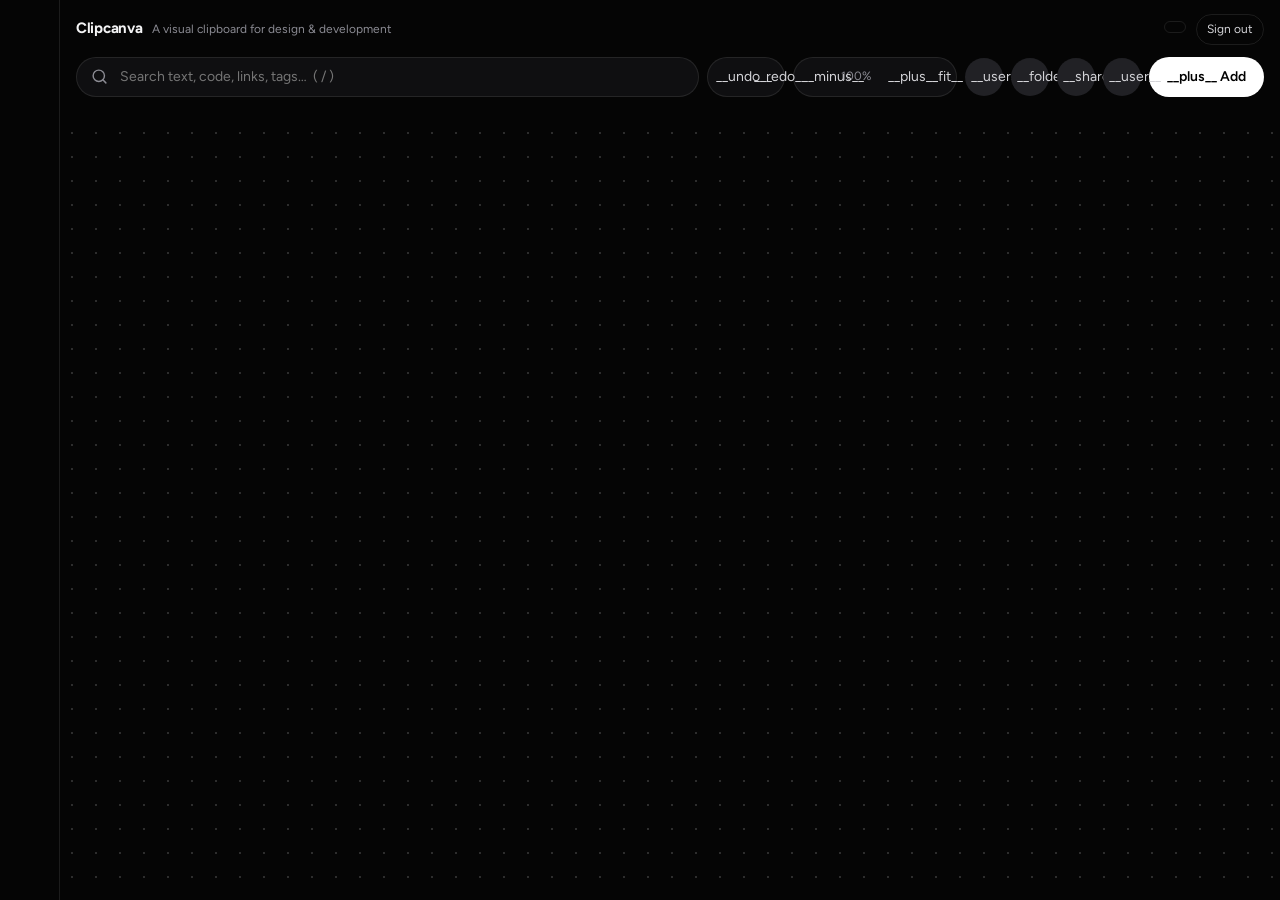
<file: index.html>
<!doctype html>
<html lang="en">
  <head>
    <meta charset="utf-8" />
    <meta
      name="viewport"
      content="width=device-width, initial-scale=1, viewport-fit=cover"
    />
    <title>Clipcanva — Visual Clipboard Workspace</title>
    <meta
      name="description"
      content="Collect, arrange, and combine everything you copy in one visual workspace."
    />
    <meta name="theme-color" content="#050505" />
    <link
      href="https://fonts.googleapis.com/css2?family=Figtree:wght@400;500;600;700&display=swap"
      rel="stylesheet"
    />
    <link rel="stylesheet" href="styles.css" />
    <script src="supabase-config.js"></script>
  </head>
  <body>
    <nav id="rail" aria-label="Clipcanva workspace navigation"></nav>
    <main id="main">
      <div id="top">
        <div class="brandline">
          <strong>Clipcanva</strong>
          <span>A visual clipboard for design &amp; development</span>
          <span class="account-chip" id="account-chip"></span>
          <button
            class="sign-out"
            id="my-canvas"
            data-a="personal"
            type="button"
            hidden
          >
            My canvas
          </button>
          <button class="sign-out" data-a="logout" type="button">
            Sign out
          </button>
        </div>
        <div class="r1">
          <label class="sr"
            ><svg class="i" viewBox="0 0 24 24">
              <circle cx="11" cy="11" r="8" />
              <path d="m21 21-4.3-4.3" /></svg
            ><input
              id="q"
              placeholder="Search text, code, links, tags…  ( / )"
              autocomplete="off"
          /></label>
          <div class="grp">
            <button class="b" data-a="undo" title="Undo (Ctrl+Z)">
              __undo__</button
            ><button class="b" data-a="redo" title="Redo (Ctrl+Shift+Z)">
              __redo__
            </button>
          </div>
          <div class="grp">
            <button class="b" data-a="zo" title="Zoom out (-)">__minus__</button
            ><span id="zl" class="zl">100%</span
            ><button class="b" data-a="zi" title="Zoom in (+)">__plus__</button
            ><button class="b" data-a="fit" title="Fit all (0)">__fit__</button>
          </div>
          <button
            class="b"
            data-a="community"
            title="Discover Clipcanva creators"
          >
            __users__
          </button>
          <button class="b" data-a="team" title="Team projects and invites">
            __folder__
          </button>
          <button class="b" data-a="publish" title="Publish this canvas">
            __share__
          </button>
          <button
            class="b"
            data-a="profile"
            title="My public profile, followers, and activity"
            aria-label="My public profile"
          >
            __user__
          </button>
          <button class="add" data-a="add">__plus__ Add</button>
        </div>
        <div class="pl" id="pl"></div>
      </div>
      <div id="stage">
        <div id="vp">
          <div id="w">
            <div id="fr"></div>
            <svg id="ln"></svg>
            <div id="o"></div>
          </div>
          <div id="mq" hidden></div>
        </div>
        <div id="emp" hidden></div>
        <aside class="pn" id="hist"></aside>
        <aside class="pn" id="ins"></aside>
        <div id="sb"></div>
      </div>
    </main>
    <input type="file" id="fi" accept="image/*" multiple hidden />
    <div id="pv" hidden></div>
    <script type="module" src="app.js"></script>
  </body>
</html>
</file>
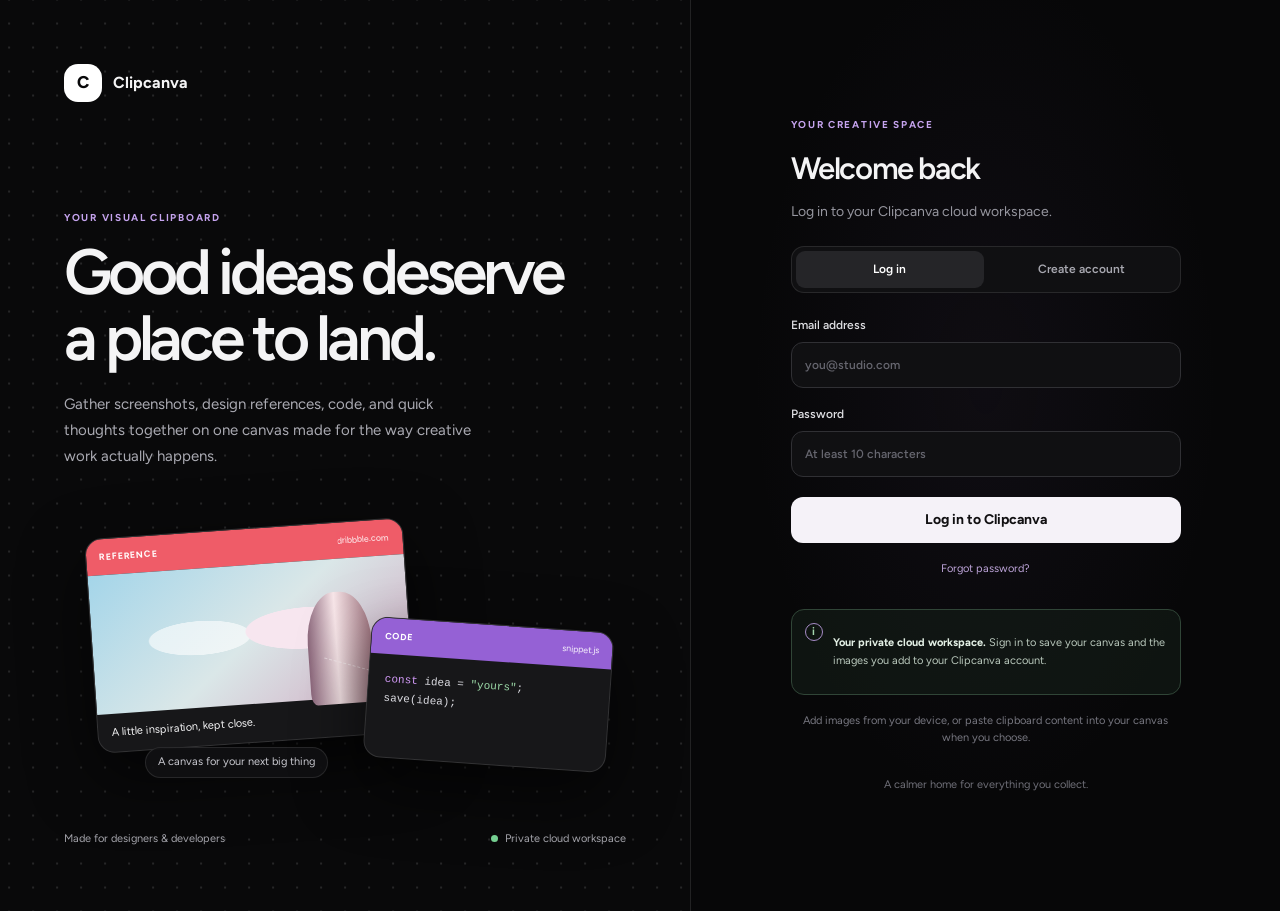
<file: auth.html>
<!doctype html>
<html lang="en">
  <head>
    <meta charset="utf-8" />
    <meta
      name="viewport"
      content="width=device-width, initial-scale=1, viewport-fit=cover"
    />
    <meta name="theme-color" content="#070708" />
    <meta
      name="description"
      content="Sign in to your private Clipcanva cloud workspace."
    />
    <title>Sign in — Clipcanva</title>
    <link
      href="https://fonts.googleapis.com/css2?family=Figtree:wght@400;500;600;700&display=swap"
      rel="stylesheet"
    />
    <link rel="stylesheet" href="auth.css" />
    <script src="supabase-config.js"></script>
    <script type="module" src="auth.js"></script>
  </head>
  <body>
    <main class="auth-layout">
      <section class="intro" aria-labelledby="brand-title">
        <a class="brand" href="auth.html" aria-label="Clipcanva home">
          <span class="brand-mark" aria-hidden="true">C</span>
          <span id="brand-title">Clipcanva</span>
        </a>

        <div class="intro-copy">
          <p class="eyebrow">YOUR VISUAL CLIPBOARD</p>
          <h1>Good ideas deserve a place to land.</h1>
          <p class="lede">
            Gather screenshots, design references, code, and quick thoughts
            together on one canvas made for the way creative work actually
            happens.
          </p>
        </div>

        <div class="preview-canvas" aria-hidden="true">
          <article class="sample-card sample-image">
            <div class="sample-top">REFERENCE <span>dribbble.com</span></div>
            <div class="sample-art"></div>
            <div class="sample-caption">A little inspiration, kept close.</div>
          </article>
          <article class="sample-card sample-code">
            <div class="sample-top">CODE <span>snippet.js</span></div>
            <pre><i>const</i> idea = <b>"yours"</b>;
save(idea);</pre>
          </article>
          <div class="sample-connection"></div>
          <div class="canvas-note">A canvas for your next big thing</div>
        </div>

        <footer class="intro-footer">
          <span>Made for designers &amp; developers</span>
          <span class="local-indicator"><i></i>Private cloud workspace</span>
        </footer>
      </section>

      <section class="auth-side" aria-labelledby="form-title">
        <div class="auth-card">
          <div class="mobile-brand">
            <span class="brand-mark" aria-hidden="true">C</span>
            <span>Clipcanva</span>
          </div>

          <div class="form-heading">
            <p class="eyebrow">YOUR CREATIVE SPACE</p>
            <h2 id="form-title">Welcome back</h2>
            <p id="form-description">
              Log in to your Clipcanva cloud workspace.
            </p>
          </div>

          <div class="mode-switch" role="group" aria-label="Choose an action">
            <button
              class="mode-button is-active"
              id="login-mode"
              type="button"
              aria-pressed="true"
            >
              Log in
            </button>
            <button
              class="mode-button"
              id="signup-mode"
              type="button"
              aria-pressed="false"
            >
              Create account
            </button>
          </div>

          <form id="auth-form" novalidate>
            <label id="name-field" hidden>
              Your name
              <input
                id="name"
                name="name"
                type="text"
                autocomplete="name"
                maxlength="60"
                placeholder="Alex Morgan"
              />
            </label>

            <label>
              Email address
              <input
                id="email"
                name="email"
                type="email"
                autocomplete="email"
                maxlength="254"
                placeholder="you@studio.com"
                required
              />
            </label>

            <label id="password-field">
              Password
              <input
                id="password"
                name="password"
                type="password"
                autocomplete="current-password"
                minlength="10"
                maxlength="128"
                placeholder="At least 10 characters"
                required
              />
            </label>

            <p class="form-error" id="form-error" role="alert" hidden></p>

            <button class="continue-button" id="continue-button" type="submit">
              Log in to Clipcanva
            </button>
            <button class="forgot-button" id="forgot-password" type="button">
              Forgot password?
            </button>
          </form>

          <div class="local-notice">
            <span class="notice-icon" aria-hidden="true">i</span>
            <p>
              <strong>Your private cloud workspace.</strong> Sign in to save
              your canvas and the images you add to your Clipcanva account.
            </p>
          </div>

          <p class="privacy-note">
            Add images from your device, or paste clipboard content into your
            canvas when you choose.
          </p>
        </div>
        <p class="auth-footnote">A calmer home for everything you collect.</p>
      </section>
    </main>
  </body>
</html>
</file>
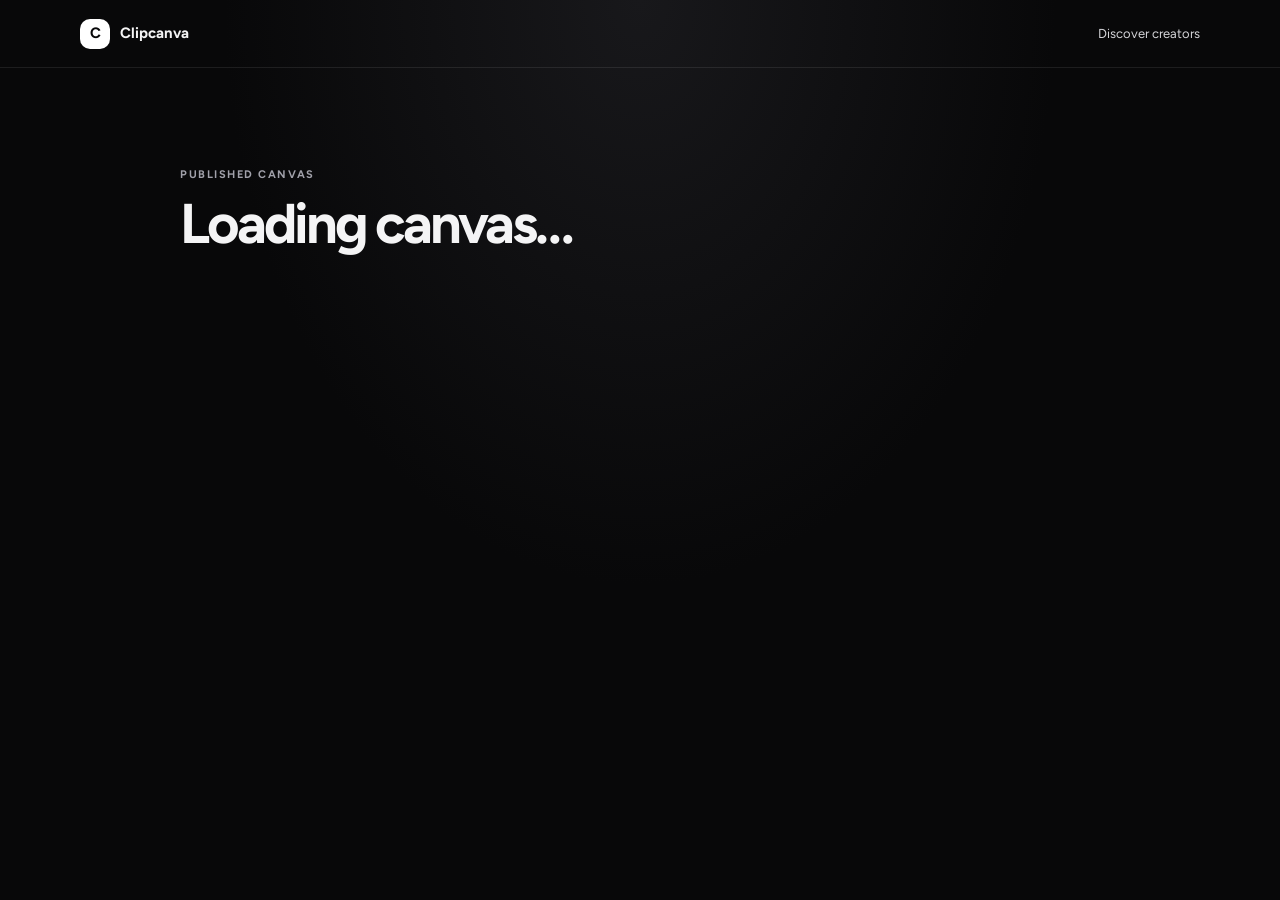
<file: canvas.html>
<!doctype html>
<html lang="en">
  <head>
    <meta charset="utf-8" />
    <meta name="viewport" content="width=device-width, initial-scale=1" />
    <meta name="theme-color" content="#070708" />
    <meta
      name="description"
      content="A Clipcanva canvas shared by its creator."
    />
    <title>Published canvas — Clipcanva</title>
    <link
      href="https://fonts.googleapis.com/css2?family=Figtree:wght@400;500;600;700&display=swap"
      rel="stylesheet"
    />
    <link rel="stylesheet" href="community.css" />
    <link rel="stylesheet" href="canvas.css" />
    <script src="supabase-config.js"></script>
    <script type="module" src="canvas.js"></script>
  </head>
  <body>
    <header>
      <a class="brand" href="community.html"><span>C</span> Clipcanva</a>
      <a class="back" href="community.html">Discover creators</a>
    </header>
    <main>
      <section class="intro">
        <p class="eyebrow">PUBLISHED CANVAS</p>
        <h1 id="title">Loading canvas…</h1>
        <p id="owner"></p>
      </section>
      <p id="status" role="status" aria-live="polite"></p>
      <section id="items" class="items" aria-label="Canvas objects"></section>
    </main>
  </body>
</html>
</file>
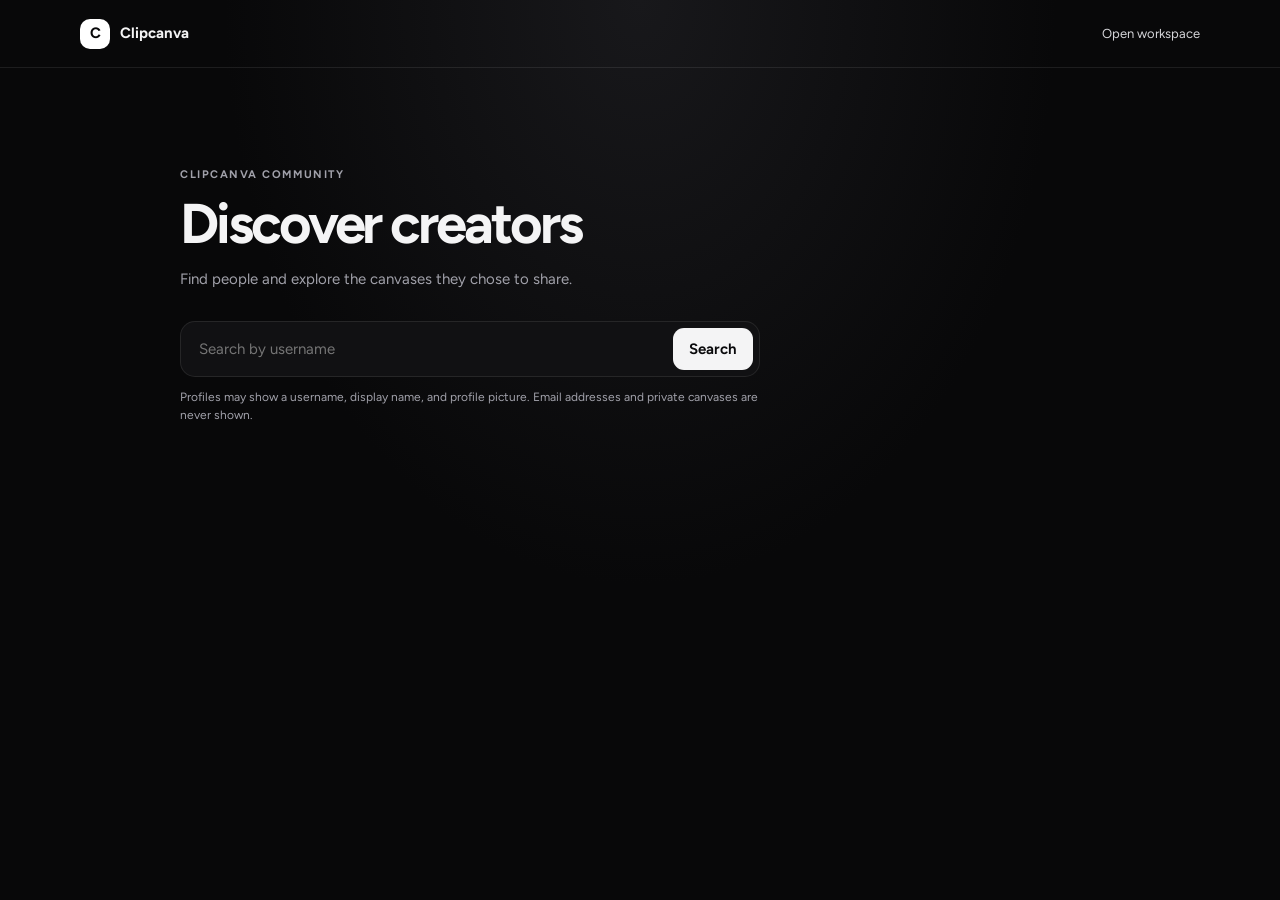
<file: community.html>
<!doctype html>
<html lang="en">
  <head>
    <meta charset="utf-8" />
    <meta name="viewport" content="width=device-width, initial-scale=1" />
    <meta name="theme-color" content="#070708" />
    <meta
      name="description"
      content="Discover Clipcanva creators and canvases they've chosen to publish."
    />
    <title>Discover — Clipcanva</title>
    <link
      href="https://fonts.googleapis.com/css2?family=Figtree:wght@400;500;600;700&display=swap"
      rel="stylesheet"
    />
    <link rel="stylesheet" href="community.css" />
    <script src="supabase-config.js"></script>
    <script type="module" src="community.js"></script>
  </head>
  <body>
    <header>
      <a class="brand" href="auth.html"><span>C</span> Clipcanva</a>
      <a class="back" href="index.html">Open workspace</a>
    </header>
    <main>
      <section class="intro">
        <p class="eyebrow">CLIPCANVA COMMUNITY</p>
        <h1 id="page-title">Discover creators</h1>
        <p id="page-description">
          Find people and explore the canvases they chose to share.
        </p>
      </section>
      <form id="search-form" role="search">
        <label class="sr" for="search">Search public usernames</label>
        <input
          id="search"
          name="q"
          type="search"
          placeholder="Search by username"
          maxlength="24"
          autocomplete="off"
        />
        <button type="submit">Search</button>
      </form>
      <p class="privacy">
        Profiles may show a username, display name, and profile picture. Email
        addresses and private canvases are never shown.
      </p>
      <section id="profile-panel" class="profile-panel" hidden>
        <div id="profile-social" class="profile-social"></div>
        <section class="activity-panel" aria-label="Profile activity">
          <div class="activity-heading">
            <h2>Activity</h2>
            <span id="activity-total"></span>
          </div>
          <div id="activity-graph"></div>
        </section>
        <div id="relations" class="relations" hidden></div>
      </section>
      <p id="status" role="status" aria-live="polite"></p>
      <section
        id="results"
        class="results"
        aria-label="Creators and published canvases"
      ></section>
    </main>
  </body>
</html>
</file>
<file: styles.css>
:root {
  --bg: #050505;
  --pn: rgba(18, 18, 20, 0.94);
  --tl: #18181b;
  --ln: rgba(255, 255, 255, 0.09);
  --fg: #f4f4f5;
  --mu: #8b8b93;
  --b: #212125;
  color-scheme: dark;
  box-sizing: border-box;
}
.invite-row .btn {
  flex: none;
}
* {
  box-sizing: inherit;
}
html,
body {
  height: 100%;
  margin: 0;
}
body {
  background: var(--bg);
  color: var(--fg);
  font:
    14px/1.4 Figtree,
    system-ui,
    -apple-system,
    sans-serif;
  display: flex;
  overflow: hidden;
  padding: env(safe-area-inset-top, 0) 0 env(safe-area-inset-bottom, 0);
}
button,
input,
select,
textarea {
  font: inherit;
  color: inherit;
}
button {
  cursor: pointer;
  border: 0;
  background: none;
}
svg.i {
  width: 17px;
  height: 17px;
  fill: none;
  stroke: currentColor;
  stroke-width: 2;
  stroke-linecap: round;
  stroke-linejoin: round;
  flex: none;
}
:focus-visible {
  outline: 2px solid #fff;
  outline-offset: 2px;
}
#rail {
  width: 60px;
  flex: none;
  display: flex;
  flex-direction: column;
  align-items: center;
  gap: 8px;
  padding: 14px 0;
  border-right: 1px solid var(--ln);
  overflow-y: auto;
}
.b {
  width: 38px;
  height: 38px;
  border-radius: 50%;
  background: var(--b);
  display: grid;
  place-items: center;
  color: #d4d4d8;
  position: relative;
  transition:
    background 0.15s,
    transform 0.15s;
  flex: none;
}
.b:hover {
  background: #2c2c31;
}
.b:active {
  transform: scale(0.94);
}
.b.on {
  background: #fff;
  color: #000;
}
.logo {
  background: #fff;
  color: #000;
  font-weight: 700;
  margin-bottom: 6px;
}
.co {
  font-weight: 600;
  font-size: 13px;
  color: #000;
}
.co.on {
  box-shadow:
    0 0 0 2px var(--bg),
    0 0 0 4px #fff;
}
.sp {
  flex: 1;
}
#main {
  flex: 1;
  min-width: 0;
  display: flex;
  flex-direction: column;
}
#top {
  padding: 14px 16px 10px;
  display: flex;
  flex-direction: column;
  gap: 12px;
}
.brandline {
  display: flex;
  align-items: baseline;
  gap: 10px;
  min-width: 0;
}
.brandline strong {
  font-size: 15px;
  letter-spacing: -0.02em;
}
.brandline span {
  color: var(--mu);
  font-size: 12px;
}
.brandline .account-chip {
  margin-left: auto;
  overflow: hidden;
  max-width: 240px;
  padding: 5px 10px;
  border: 1px solid var(--ln);
  border-radius: 99px;
  text-overflow: ellipsis;
  white-space: nowrap;
}
.sign-out {
  flex: none;
  padding: 6px 10px;
  border: 1px solid var(--ln);
  border-radius: 99px;
  color: #d4d4d8;
  font-size: 12px;
}
.sign-out:hover {
  background: #ffffff10;
}
body.readonly [data-a="add"],
body.readonly [data-a="undo"],
body.readonly [data-a="redo"],
body.readonly [data-a="publish"],
body.readonly [data-a="newco"] {
  display: none;
}
body.readonly #o {
  pointer-events: none;
}
body.readonly .account-chip::after {
  content: " · view only";
}
.team-project-row {
  display: flex;
  align-items: center;
  gap: 8px;
  margin: 8px 0;
}
.team-project,
.invite-row {
  display: flex;
  width: 100%;
  align-items: center;
  gap: 8px;
  margin: 6px 0;
  padding: 10px 12px;
  border: 1px solid var(--ln);
  border-radius: 12px;
  background: #111113;
  text-align: left;
}
.team-project b,
.invite-row span {
  flex: 1;
}
.team-project small,
.muted {
  color: var(--mu);
  font-size: 12px;
}
.r1 {
  display: flex;
  align-items: center;
  gap: 8px;
  flex-wrap: wrap;
}
.sr {
  flex: 1;
  min-width: 180px;
  display: flex;
  align-items: center;
  gap: 10px;
  height: 40px;
  padding: 0 14px;
  border-radius: 99px;
  background: #0f0f11;
  border: 1px solid var(--ln);
  color: var(--mu);
}
.sr input {
  flex: 1;
  background: none;
  border: 0;
  outline: 0;
  color: var(--fg);
  min-width: 0;
}
.sr:focus-within {
  border-color: #fff6;
}
.grp {
  display: flex;
  align-items: center;
  gap: 4px;
  background: #0f0f11;
  border: 1px solid var(--ln);
  border-radius: 99px;
  padding: 2px;
}
.grp .b {
  width: 34px;
  height: 34px;
  background: none;
}
.grp .b:hover {
  background: #26262a;
}
.grp span {
  min-width: 44px;
  text-align: center;
  font-size: 12px;
  color: var(--mu);
}
.add {
  height: 40px;
  padding: 0 18px;
  border-radius: 99px;
  background: #fff;
  color: #000;
  font-weight: 600;
  display: flex;
  align-items: center;
  gap: 8px;
}
.add:hover {
  background: #e4e4e7;
}
.pl {
  display: flex;
  gap: 8px;
  overflow-x: auto;
  padding-bottom: 2px;
  align-items: center;
}
.pill {
  height: 34px;
  padding: 0 14px;
  border-radius: 99px;
  background: var(--b);
  color: #d4d4d8;
  font-weight: 600;
  white-space: nowrap;
  display: flex;
  align-items: center;
  gap: 7px;
  transition: background 0.15s;
}
.pill small {
  opacity: 0.55;
  font-size: 11px;
}
.pill:hover {
  background: #2c2c31;
}
.pill.on {
  background: #fff;
  color: #000;
}
select.pill {
  appearance: none;
  -webkit-appearance: none;
  padding: 0 14px;
  margin-left: auto;
}
#stage {
  flex: 1;
  position: relative;
  min-height: 0;
  overflow: hidden;
}
#vp {
  position: absolute;
  inset: 0;
  overflow: hidden;
  touch-action: none;
  background-image: radial-gradient(
    circle,
    rgba(255, 255, 255, 0.16) 1px,
    transparent 1.4px
  );
  background-size: 24px 24px;
  cursor: default;
  user-select: none;
}
#vp.pan {
  cursor: grab;
}
#vp.cn {
  cursor: crosshair;
}
#w {
  position: absolute;
  left: 0;
  top: 0;
  transform-origin: 0 0;
  will-change: transform;
}
#ln {
  position: absolute;
  left: 0;
  top: 0;
  width: 1px;
  height: 1px;
  overflow: visible;
}
#ln path.v {
  fill: none;
  stroke: rgba(255, 255, 255, 0.4);
  stroke-width: 1.6;
  stroke-dasharray: none;
}
#ln path.h {
  fill: none;
  stroke: transparent;
  stroke-width: 16;
  cursor: pointer;
  pointer-events: stroke;
}
#ln path.h:hover + path.v {
  stroke: #fff;
}
#ln circle {
  fill: #fff;
}
.fr {
  position: absolute;
  border: 1.5px dashed rgba(255, 255, 255, 0.22);
  border-radius: 30px;
  pointer-events: none;
}
.fr span {
  position: absolute;
  top: -15px;
  left: 22px;
  background: #fff;
  color: #000;
  border-radius: 99px;
  padding: 2px 13px;
  font-weight: 600;
  font-size: 12px;
  pointer-events: auto;
  cursor: grab;
}
.it {
  position: absolute;
  background: var(--tl);
  border-radius: 20px;
  overflow: hidden;
  display: flex;
  flex-direction: column;
  box-shadow:
    0 0 0 1px var(--ln),
    0 12px 32px #0009;
  transition:
    box-shadow 0.15s,
    opacity 0.25s;
  cursor: grab;
}
.it.sel {
  box-shadow:
    0 0 0 2px #fff,
    0 16px 44px #000b;
}
.it.dim {
  opacity: 0.12;
}
.it.cn:hover {
  box-shadow: 0 0 0 2px #4c8dff;
}
.hd {
  height: 36px;
  flex: none;
  display: flex;
  justify-content: space-between;
  align-items: center;
  padding: 0 12px 0 14px;
  color: #fff;
  font-weight: 600;
  font-size: 13px;
  line-height: 1.1;
}
.hd small {
  display: block;
  font-weight: 500;
  opacity: 0.78;
  font-size: 11px;
}
.hd .ic {
  display: flex;
  gap: 6px;
}
.hd svg {
  width: 14px;
  height: 14px;
}
.bd {
  flex: 1;
  min-height: 0;
  position: relative;
  overflow: hidden;
}
.bt {
  padding: 12px 14px;
  font-size: 14px;
  line-height: 1.45;
  white-space: pre-wrap;
  color: #e9e9ec;
  height: 100%;
  -webkit-mask-image: linear-gradient(#000 78%, transparent);
  mask-image: linear-gradient(#000 78%, transparent);
}
.bc {
  margin: 0;
  padding: 12px 14px;
  font:
    11.5px/1.55 ui-monospace,
    SFMono-Regular,
    Menlo,
    monospace;
  color: #d7d7dd;
  background: #0d0d10;
  height: 100%;
  white-space: pre;
  -webkit-mask-image: linear-gradient(#000 80%, transparent);
  mask-image: linear-gradient(#000 80%, transparent);
}
.bc i {
  font-style: normal;
}
.k {
  color: #ff7ab2;
}
.s {
  color: #7fd6a0;
}
.c {
  color: #6b7280;
}
.n {
  color: #f2b968;
}
.bi,
.bl,
.bk {
  position: absolute;
  inset: 0;
}
.bi {
  width: 100%;
  height: 100%;
  background: #0d0d10;
  object-fit: cover;
  pointer-events: none;
}
.bl {
  display: grid;
  place-items: center;
  font-size: 68px;
  font-weight: 700;
  color: #fff8;
}
.bk::after {
  content: "";
  position: absolute;
  inset: 0;
  background: linear-gradient(transparent 45%, rgba(0, 0, 0, 0.55));
}
.bf {
  position: absolute;
  inset: 0;
  display: grid;
  place-items: center;
}
.bf div {
  width: 62px;
  height: 76px;
  border-radius: 8px 18px 8px 8px;
  background: #2a2a2f;
  border: 1px solid #fff2;
  display: grid;
  place-items: end center;
  padding-bottom: 10px;
  font-size: 11px;
  font-weight: 700;
  color: #cfcfd6;
}
.ft {
  flex: none;
  padding: 7px 14px 9px;
  border-top: 1px solid var(--ln);
  min-width: 0;
}
.ft b {
  display: block;
  font-size: 12.5px;
  font-weight: 600;
  white-space: nowrap;
  overflow: hidden;
  text-overflow: ellipsis;
}
.ft small {
  display: block;
  color: var(--mu);
  font-size: 11.5px;
  white-space: nowrap;
  overflow: hidden;
  text-overflow: ellipsis;
}
.rs {
  position: absolute;
  right: 0;
  bottom: 0;
  width: 20px;
  height: 20px;
  cursor: nwse-resize;
  opacity: 0;
  transition: opacity 0.15s;
}
.rs::after {
  content: "";
  position: absolute;
  right: 6px;
  bottom: 6px;
  width: 8px;
  height: 8px;
  border-right: 2px solid #fffa;
  border-bottom: 2px solid #fffa;
  border-radius: 0 0 3px 0;
}
.it:hover .rs,
.it.sel .rs {
  opacity: 1;
}
#mq {
  position: absolute;
  border: 1px solid #fff9;
  background: rgba(255, 255, 255, 0.07);
  border-radius: 6px;
  pointer-events: none;
}
.pn {
  position: absolute;
  top: 8px;
  bottom: 12px;
  width: min(300px, calc(100% - 24px));
  background: var(--pn);
  backdrop-filter: blur(22px);
  -webkit-backdrop-filter: blur(22px);
  border: 1px solid var(--ln);
  border-radius: 24px;
  padding: 16px;
  overflow: auto;
  transition:
    transform 0.28s cubic-bezier(0.2, 0.8, 0.2, 1),
    opacity 0.2s;
  z-index: 5;
}
.pn:not(.o) {
  pointer-events: none;
}
#ins {
  right: 12px;
  transform: translateX(115%);
  opacity: 0;
}
#ins.o {
  transform: none;
  opacity: 1;
}
#hist {
  left: 12px;
  transform: translateX(-115%);
  opacity: 0;
}
#hist.o {
  transform: none;
  opacity: 1;
}
.ih {
  display: flex;
  justify-content: space-between;
  align-items: center;
  margin-bottom: 12px;
}
.tg {
  padding: 3px 12px;
  border-radius: 99px;
  font-weight: 600;
  font-size: 12px;
  color: #fff;
}
.pn label {
  display: block;
  margin-bottom: 12px;
  color: var(--mu);
  font-size: 12px;
}
.pn input,
.pn textarea,
.pn select,
.dlg input,
.dlg textarea,
.dlg select {
  display: block;
  width: 100%;
  margin-top: 5px;
  background: #0c0c0e;
  border: 1px solid var(--ln);
  border-radius: 12px;
  padding: 9px 11px;
  color: var(--fg);
  outline: 0;
  resize: vertical;
}
.pn input:focus,
.pn textarea:focus,
.pn select:focus,
.dlg input:focus {
  border-color: #fff7;
}
.dlg textarea:focus,
.dlg select:focus {
  border-color: #fff7;
}
.dlg label:not(.ck) {
  display: block;
  margin-bottom: 12px;
  color: var(--mu);
  font-size: 12px;
}
.dlg [hidden] {
  display: none !important;
}
.pn textarea {
  font:
    12.5px/1.5 ui-monospace,
    Menlo,
    monospace;
  min-height: 110px;
}
.pn input[type="color"] {
  height: 38px;
  padding: 3px;
}
.pn img {
  width: 100%;
  border-radius: 12px;
  margin-bottom: 12px;
}
.profile-photo-row {
  display: flex;
  align-items: center;
  gap: 14px;
  margin: 18px 0;
}
.profile-photo-row > img,
.profile-photo-row > span {
  width: 72px;
  height: 72px;
  flex: none;
  border-radius: 50%;
  object-fit: cover;
}
.profile-photo-row > span {
  display: grid;
  place-items: center;
  background: #27272a;
  font-size: 24px;
  font-weight: 700;
}
.profile-photo-row > div {
  min-width: 0;
  flex: 1;
}
.profile-photo-row small {
  display: block;
  margin: 6px 0;
  color: var(--mu);
}
.profile-photo-row .btn {
  padding: 0 10px;
}
#profile-crop-wrap {
  display: grid;
  grid-template-columns: 112px minmax(0, 1fr);
  align-items: center;
  gap: 8px 14px;
  margin: 0 0 18px;
}
#profile-crop-preview {
  grid-row: span 3;
  width: 112px;
  height: 112px;
  border-radius: 12px;
  background: #09090b;
  cursor: grab;
  touch-action: none;
}
#profile-crop-preview:active {
  cursor: grabbing;
}
.dlg #profile-crop-wrap label {
  align-self: end;
  margin: 0;
}
.dlg #profile-photo-zoom {
  width: 100%;
  margin: 0;
  padding: 0;
  accent-color: #f4f4f5;
}
#profile-crop-wrap small {
  align-self: start;
  color: var(--mu);
  font-size: 11px;
}
.acts {
  display: grid;
  grid-template-columns: 1fr 1fr;
  gap: 6px;
}
.acts button,
.dlg .btn {
  height: 36px;
  border-radius: 12px;
  background: var(--b);
  display: flex;
  align-items: center;
  justify-content: center;
  gap: 7px;
  font-weight: 600;
  font-size: 13px;
}
.acts button:hover {
  background: #2c2c31;
}
.acts .dg {
  color: #ff6b6b;
}
.acts .on {
  background: #fff;
  color: #000;
}
.hr {
  display: flex;
  align-items: center;
  gap: 10px;
  width: 100%;
  padding: 8px;
  border-radius: 12px;
  text-align: left;
}
.hr:hover {
  background: #ffffff10;
}
.hr i {
  width: 10px;
  height: 10px;
  border-radius: 50%;
  flex: none;
}
.hr div {
  flex: 1;
  min-width: 0;
}
.hr b {
  display: block;
  font-weight: 600;
  font-size: 13px;
  white-space: nowrap;
  overflow: hidden;
  text-overflow: ellipsis;
}
.hr small {
  color: var(--mu);
}
#sb {
  position: absolute;
  left: 14px;
  bottom: 14px;
  display: flex;
  gap: 8px;
  z-index: 4;
  pointer-events: none;
  flex-wrap: wrap;
  max-width: calc(100% - 28px);
}
#sb > * {
  pointer-events: auto;
  height: 30px;
  padding: 0 12px;
  border-radius: 99px;
  background: var(--pn);
  border: 1px solid var(--ln);
  display: flex;
  align-items: center;
  gap: 8px;
  font-size: 12px;
  color: var(--mu);
}
#sb i {
  width: 8px;
  height: 8px;
  border-radius: 50%;
  background: #777;
}
#sb .g i {
  background: #34c759;
}
#sb .y i {
  background: #ff9f0a;
}
#sb .r i {
  background: #ff453a;
}
#emp {
  position: absolute;
  inset: 0;
  display: grid;
  place-items: center;
  pointer-events: none;
  text-align: center;
  color: var(--mu);
}
#emp div {
  max-width: 340px;
}
#emp h3 {
  color: var(--fg);
  font-size: 20px;
  margin: 0 0 6px;
}
.emp-actions {
  display: flex;
  justify-content: center;
  flex-wrap: wrap;
  gap: 8px;
  margin-top: 18px;
  pointer-events: auto;
}
#menu {
  position: fixed;
  z-index: 50;
  min-width: 200px;
  background: #151517;
  border: 1px solid var(--ln);
  border-radius: 16px;
  padding: 6px;
  box-shadow: 0 20px 50px #000c;
  animation: pop 0.12s ease-out;
}
#menu button {
  display: flex;
  width: 100%;
  justify-content: space-between;
  gap: 20px;
  padding: 8px 12px;
  border-radius: 10px;
  text-align: left;
}
#menu button:hover {
  background: #ffffff14;
}
#menu .dg {
  color: #ff6b6b;
}
#menu small {
  color: var(--mu);
}
#menu hr {
  border: 0;
  border-top: 1px solid var(--ln);
  margin: 5px 0;
}
@keyframes pop {
  from {
    opacity: 0;
    transform: scale(0.96);
  }
}
.ov {
  position: fixed;
  inset: 0;
  background: #000a;
  display: grid;
  place-items: center;
  z-index: 60;
  padding: 16px;
  animation: fd 0.15s;
}
@keyframes fd {
  from {
    opacity: 0;
  }
}
.dlg {
  width: min(440px, 100%);
  background: #141416;
  border: 1px solid var(--ln);
  border-radius: 26px;
  padding: 22px;
  max-height: 90vh;
  overflow: auto;
}
.dlg h2 {
  margin: 0 0 8px;
  font-size: 18px;
}
.dlg p {
  color: #b4b4bb;
  margin: 0 0 14px;
}
.dlg .row {
  display: flex;
  gap: 8px;
  margin-top: 14px;
}
.dlg .btn {
  padding: 0 16px;
  flex: 1;
}
.dlg .btn.p {
  background: #fff;
  color: #000;
}
.dlg kbd {
  background: var(--b);
  border-radius: 6px;
  padding: 1px 7px;
  font:
    12px ui-monospace,
    monospace;
}
.dlg td {
  padding: 3px 10px 3px 0;
  color: #b4b4bb;
}
.dlg label.ck {
  display: flex;
  gap: 10px;
  align-items: center;
  margin-top: 12px;
  color: #d4d4d8;
}
.dlg label.ck input {
  width: auto;
  margin: 0;
}
#pv {
  position: fixed;
  z-index: 40;
  max-width: 340px;
  max-height: 300px;
  overflow: hidden;
  background: #151517;
  border: 1px solid var(--ln);
  border-radius: 16px;
  padding: 12px 14px;
  font-size: 13px;
  white-space: pre-wrap;
  box-shadow: 0 20px 50px #000c;
  pointer-events: none;
  animation: pop 0.12s;
}
#pv img {
  max-width: 100%;
  border-radius: 8px;
}
#ts {
  position: fixed;
  left: 50%;
  bottom: 64px;
  transform: translateX(-50%);
  z-index: 70;
  display: flex;
  gap: 10px;
  align-items: center;
  background: #fff;
  color: #000;
  padding: 9px 16px;
  border-radius: 99px;
  font-weight: 600;
  box-shadow: 0 10px 40px #000a;
  animation: pop 0.15s;
}
#ts button {
  font-weight: 700;
  text-decoration: underline;
}
[hidden] {
  display: none !important;
}
@media (max-width: 900px) {
  #stage.po #sb {
    display: none;
  }
}
@media (max-width: 640px) {
  #rail {
    width: 50px;
  }
  .b {
    width: 34px;
    height: 34px;
  }
  .grp .zl {
    display: none;
  }
  #ins,
  #hist {
    top: auto;
    bottom: 8px;
    left: 8px;
    right: 8px;
    width: auto;
    height: min(48%, 380px);
    transform: translateY(115%);
  }
}
@media (prefers-reduced-motion: reduce) {
  * {
    transition: none !important;
    animation: none !important;
  }
}
</file>
<file: auth.css>
:root {
  color-scheme: dark;
  --background: #070708;
  --panel: #111113;
  --panel-raised: #18181b;
  --line: rgba(255, 255, 255, 0.1);
  --foreground: #f4f4f5;
  --muted: #96969f;
  --accent: #c493ff;
  box-sizing: border-box;
  font:
    14px/1.5 Figtree,
    system-ui,
    -apple-system,
    BlinkMacSystemFont,
    "Segoe UI",
    sans-serif;
}

* {
  box-sizing: inherit;
}

body {
  min-width: 320px;
  min-height: 100vh;
  margin: 0;
  background: var(--background);
  color: var(--foreground);
}

button,
input {
  font: inherit;
}

a {
  color: inherit;
}

.auth-layout {
  display: grid;
  min-height: 100vh;
  grid-template-columns: minmax(0, 1.08fr) minmax(410px, 0.92fr);
}

.intro {
  position: relative;
  display: flex;
  min-height: 100vh;
  flex-direction: column;
  overflow: hidden;
  padding: clamp(24px, 5vw, 64px);
  border-right: 1px solid var(--line);
  background-color: #09090a;
  background-image: radial-gradient(
    circle,
    rgba(255, 255, 255, 0.12) 1px,
    transparent 1.4px
  );
  background-position: center;
  background-size: 24px 24px;
}

.brand {
  z-index: 1;
  display: inline-flex;
  width: fit-content;
  align-items: center;
  gap: 11px;
  font-size: 16px;
  font-weight: 700;
  text-decoration: none;
}

.brand-mark {
  display: inline-grid;
  width: 38px;
  height: 38px;
  flex: none;
  place-items: center;
  border-radius: 14px;
  background: #fff;
  color: #080809;
  font-size: 17px;
  font-weight: 750;
}

.intro-copy {
  z-index: 1;
  width: min(520px, 100%);
  margin: clamp(64px, 12vh, 128px) 0 34px;
}

.eyebrow {
  margin: 0 0 14px;
  color: #c6a4ef;
  font-size: 10px;
  font-weight: 700;
  letter-spacing: 0.17em;
}

.intro h1 {
  max-width: 510px;
  margin: 0;
  font-size: clamp(38px, 5vw, 64px);
  font-weight: 600;
  letter-spacing: -0.065em;
  line-height: 1.03;
}

.lede {
  max-width: 425px;
  margin: 20px 0 0;
  color: #aaaab2;
  font-size: 15px;
  line-height: 1.75;
}

.preview-canvas {
  position: relative;
  width: min(540px, 100%);
  min-height: 275px;
  flex: 1;
  margin: auto auto 52px;
}

.sample-card {
  position: absolute;
  overflow: hidden;
  border: 1px solid rgba(255, 255, 255, 0.12);
  border-radius: 17px;
  background: #171719;
  box-shadow: 0 24px 65px #0009;
}

.sample-image {
  top: 24px;
  left: 3%;
  width: 59%;
  transform: rotate(-4deg);
}

.sample-top {
  display: flex;
  justify-content: space-between;
  gap: 8px;
  padding: 11px 13px;
  background: #ef5c68;
  color: white;
  font-size: 9px;
  font-weight: 700;
  letter-spacing: 0.09em;
}

.sample-top span {
  overflow: hidden;
  font-weight: 500;
  letter-spacing: 0;
  opacity: 0.8;
  text-overflow: ellipsis;
  white-space: nowrap;
}

.sample-art {
  position: relative;
  height: 139px;
  background:
    radial-gradient(ellipse at 68% 48%, #f7e6ef 0 20%, transparent 20.5%),
    radial-gradient(ellipse at 34% 50%, #fff9 0 17%, transparent 17.5%),
    linear-gradient(140deg, #a4d5e9, #dae7e8 51%, #d2acc3);
}

.sample-art::after {
  position: absolute;
  right: 12%;
  bottom: -6px;
  width: 20%;
  height: 80%;
  border-radius: 46% 46% 10% 10%;
  background: linear-gradient(90deg, #8b677b, #f8e6e9 45%, #a27883);
  content: "";
}

.sample-caption {
  padding: 11px 13px;
  font-size: 11px;
}

.sample-code {
  z-index: 1;
  top: 120px;
  right: 1%;
  width: 45%;
  transform: rotate(4deg);
}

.sample-code .sample-top {
  background: #9561d5;
}

.sample-code pre {
  min-height: 103px;
  margin: 0;
  padding: 16px;
  color: #dddde3;
  font:
    11px/1.8 ui-monospace,
    SFMono-Regular,
    Menlo,
    monospace;
}

.sample-code i {
  color: #d29af7;
  font-style: normal;
}

.sample-code b {
  color: #9cdaa8;
  font-weight: 500;
}

.sample-connection {
  position: absolute;
  top: 164px;
  left: 46%;
  width: 15%;
  border-top: 1px dashed #ffffff70;
  transform: rotate(15deg);
}

.canvas-note {
  position: absolute;
  bottom: 1px;
  left: 13%;
  padding: 6px 12px;
  border: 1px solid var(--line);
  border-radius: 99px;
  background: #111113e8;
  color: #c8c8cf;
  font-size: 11px;
}

.intro-footer {
  z-index: 1;
  display: flex;
  justify-content: space-between;
  gap: 12px;
  color: #a3a3aa;
  font-size: 11px;
}

.local-indicator {
  display: inline-flex;
  align-items: center;
  gap: 7px;
}

.local-indicator i {
  width: 7px;
  height: 7px;
  border-radius: 50%;
  background: #75cf91;
}

.auth-side {
  display: flex;
  min-height: 100vh;
  flex-direction: column;
  align-items: center;
  justify-content: center;
  padding: 44px clamp(24px, 6vw, 76px);
  background:
    radial-gradient(
      ellipse at 50% 42%,
      rgba(107, 77, 145, 0.08),
      transparent 56%
    ),
    var(--background);
}

.auth-card {
  width: min(390px, 100%);
}

.mobile-brand {
  display: none;
  align-items: center;
  gap: 10px;
  margin-bottom: 36px;
  font-weight: 700;
}

.form-heading h2 {
  margin: 0;
  font-size: 31px;
  font-weight: 600;
  letter-spacing: -0.045em;
}

.form-heading > p:last-child {
  margin: 8px 0 24px;
  color: var(--muted);
}

.mode-switch {
  display: grid;
  grid-template-columns: 1fr 1fr;
  gap: 4px;
  margin-bottom: 23px;
  padding: 4px;
  border: 1px solid var(--line);
  border-radius: 13px;
  background: #101012;
}

.mode-button {
  min-height: 37px;
  border: 0;
  border-radius: 9px;
  background: transparent;
  color: #a8a8b0;
  cursor: pointer;
  font-size: 12px;
  font-weight: 600;
}

.mode-button.is-active {
  background: #252528;
  color: #fff;
}

form label {
  display: block;
  margin: 0 0 17px;
  color: #dedee2;
  font-size: 12px;
  font-weight: 550;
}

form input {
  width: 100%;
  height: 46px;
  margin-top: 8px;
  padding: 0 13px;
  border: 1px solid #303034;
  border-radius: 12px;
  outline: 0;
  background: #101012;
  color: var(--foreground);
  transition:
    border-color 0.16s,
    box-shadow 0.16s;
}

form input::placeholder {
  color: #66666f;
}

form input:focus {
  border-color: #b38add;
  box-shadow: 0 0 0 3px #bc8eff1a;
}

form input[aria-invalid="true"] {
  border-color: #f27777;
}

.continue-button {
  width: 100%;
  min-height: 46px;
  margin-top: 3px;
  border: 0;
  border-radius: 12px;
  background: #f5f2f8;
  color: #111012;
  cursor: pointer;
  font-weight: 700;
  transition:
    transform 0.16s,
    background 0.16s;
}

.continue-button:hover {
  transform: translateY(-1px);
  background: #fff;
}

.continue-button:focus-visible,
.mode-button:focus-visible,
.forgot-button:focus-visible,
a:focus-visible {
  outline: 2px solid #d8bdff;
  outline-offset: 3px;
}

.forgot-button {
  display: block;
  min-height: 36px;
  margin: 8px auto 0;
  padding: 5px 10px;
  border: 0;
  background: transparent;
  color: #bca3d8;
  cursor: pointer;
  font-size: 11px;
}

.forgot-button:hover {
  color: #e2d2f4;
  text-decoration: underline;
  text-underline-offset: 3px;
}

.form-error {
  margin: -5px 0 14px;
  color: #ff9393;
  font-size: 12px;
}

.form-error.is-success {
  color: #9ce0ac;
}

.local-notice {
  display: flex;
  gap: 10px;
  margin-top: 22px;
  padding: 13px;
  border: 1px solid #304537;
  border-radius: 13px;
  background: #17231b80;
}

.notice-icon {
  display: grid;
  width: 18px;
  height: 18px;
  flex: none;
  place-items: center;
  border: 1px solid #a68bc6;
  border-radius: 50%;
  color: #a4d6ae;
  font-size: 11px;
  font-weight: 700;
}

.local-notice p {
  color: #bac9bd;
  font-size: 11px;
  line-height: 1.65;
}

.local-notice strong {
  color: #e3f0e5;
}

.privacy-note {
  margin: 18px 0 0;
  color: #777780;
  font-size: 11px;
  text-align: center;
}

.privacy-note a {
  display: inline-block;
  margin-left: 4px;
  color: #c3a2eb;
  text-underline-offset: 3px;
}

.auth-footnote {
  margin: 31px 0 0;
  color: #6f6f78;
  font-size: 11px;
}

[hidden] {
  display: none !important;
}

@media (max-width: 860px) {
  .auth-layout {
    grid-template-columns: minmax(0, 0.9fr) minmax(390px, 1.1fr);
  }

  .intro {
    padding: 30px;
  }

  .intro h1 {
    font-size: clamp(36px, 5vw, 48px);
  }
}

@media (max-width: 680px) {
  .auth-layout {
    display: block;
  }

  .intro {
    display: none;
  }

  .auth-side {
    min-height: 100svh;
    padding: 30px 24px;
  }

  .mobile-brand {
    display: flex;
  }

  .auth-footnote {
    margin-top: 26px;
  }
}

@media (prefers-reduced-motion: reduce) {
  *,
  *::before,
  *::after {
    scroll-behavior: auto !important;
    transition-duration: 0.01ms !important;
    animation-duration: 0.01ms !important;
    animation-iteration-count: 1 !important;
  }
}
</file>
<file: community.css>
:root {
  color-scheme: dark;
  --bg: #080809;
  --panel: #111113;
  --line: #ffffff16;
  --text: #f4f4f5;
  --muted: #a1a1aa;
}

* {
  box-sizing: border-box;
}

body {
  min-height: 100vh;
  margin: 0;
  background:
    radial-gradient(ellipse at 50% 0, #18181b 0, transparent 46%), var(--bg);
  color: var(--text);
  font:
    15px/1.5 Figtree,
    system-ui,
    sans-serif;
}

a {
  color: inherit;
  text-decoration: none;
}

header {
  height: 68px;
  display: flex;
  align-items: center;
  justify-content: space-between;
  padding: 0 max(24px, calc((100% - 1120px) / 2));
  border-bottom: 1px solid var(--line);
}

.brand {
  display: inline-flex;
  align-items: center;
  gap: 10px;
  font-size: 15px;
  font-weight: 700;
}

.brand span {
  display: grid;
  width: 30px;
  height: 30px;
  place-items: center;
  border-radius: 10px;
  background: #fff;
  color: #080809;
}

.back {
  color: #d4d4d8;
  font-size: 13px;
}

main {
  width: min(920px, calc(100% - 40px));
  margin: 0 auto;
  padding: 88px 0 64px;
}

.intro {
  max-width: 630px;
  margin-bottom: 30px;
}

.eyebrow {
  color: #a1a1aa;
  font-size: 11px;
  font-weight: 700;
  letter-spacing: 0.14em;
}

h1 {
  margin: 10px 0;
  font-size: clamp(34px, 6vw, 56px);
  letter-spacing: -0.055em;
  line-height: 1.05;
}

.intro > p:last-child,
.privacy {
  color: var(--muted);
}

#search-form {
  display: flex;
  gap: 8px;
  max-width: 580px;
  padding: 6px;
  border: 1px solid var(--line);
  border-radius: 15px;
  background: #111113;
}

#search {
  min-width: 0;
  flex: 1;
  padding: 0 12px;
  border: 0;
  outline: 0;
  background: transparent;
  color: var(--text);
  font: inherit;
}

button {
  min-height: 42px;
  padding: 0 16px;
  border: 0;
  border-radius: 11px;
  background: #f4f4f5;
  color: #09090b;
  font: inherit;
  font-weight: 650;
  cursor: pointer;
}

button:disabled {
  opacity: 0.6;
  cursor: wait;
}

:focus-visible {
  outline: 2px solid #fff;
  outline-offset: 3px;
}

.privacy {
  max-width: 580px;
  margin: 11px 0 24px;
  font-size: 12px;
}

#status {
  min-height: 24px;
  color: #d4d4d8;
  font-size: 13px;
}

.results {
  display: grid;
  gap: 12px;
}

.creator {
  display: flex;
  align-items: center;
  gap: 14px;
  padding: 16px;
  border: 1px solid var(--line);
  border-radius: 16px;
  background: #111113cc;
  transition:
    border-color 150ms ease,
    transform 150ms ease;
}

.creator:hover {
  transform: translateY(-1px);
  border-color: #ffffff38;
}

.avatar {
  display: grid;
  width: 42px;
  height: 42px;
  flex: none;
  place-items: center;
  border-radius: 14px;
  background: #27272a;
  font-size: 17px;
  font-weight: 700;
}

img.avatar {
  object-fit: cover;
}

.avatar-image {
  position: relative;
  overflow: hidden;
  padding: 0;
}

.avatar-image img {
  width: 100%;
  height: 100%;
  object-fit: cover;
}

.avatar-image > span {
  position: absolute;
  inset: 0;
  display: grid;
  place-items: center;
}

.avatar-image > span[hidden] {
  display: none;
}

.profile-avatar {
  display: grid;
  place-items: center;
  width: 52px;
  height: 52px;
  flex: none;
  border-radius: 50%;
  background: #27272a;
  font-size: 20px;
  font-weight: 700;
}

.relation-profile {
  display: inline-flex !important;
  align-items: center;
  gap: 8px;
  vertical-align: middle;
}

.relation-avatar {
  width: 28px;
  height: 28px;
  border-radius: 50%;
  font-size: 12px;
}

.creator-info {
  min-width: 0;
  flex: 1;
}

.creator-info strong,
.creator-info small {
  display: block;
  overflow: hidden;
  text-overflow: ellipsis;
  white-space: nowrap;
}

.creator-info small {
  color: var(--muted);
}

.creator-link {
  color: #d4d4d8;
  font-size: 13px;
}

.boards {
  display: grid;
  grid-template-columns: repeat(auto-fit, minmax(230px, 1fr));
  gap: 12px;
  margin-top: 20px;
}

.board {
  min-height: 150px;
  padding: 18px;
  border: 1px solid var(--line);
  border-radius: 16px;
  background:
    radial-gradient(circle at 75% 15%, #ffffff12 0 1px, transparent 1px 100%) 0
      0 / 18px 18px,
    var(--panel);
  transition:
    border-color 150ms ease,
    transform 150ms ease;
}

.board:hover {
  transform: translateY(-2px);
  border-color: #ffffff38;
}

.board small,
.board strong {
  display: block;
}

.board small {
  margin-top: 8px;
  color: var(--muted);
}

.profile-panel {
  display: grid;
  gap: 20px;
  margin: 28px 0;
}

.profile-panel[hidden] {
  display: none;
}

.profile-social,
.activity-panel,
.relations {
  padding: 18px;
  border: 1px solid var(--line);
  border-radius: 16px;
  background: #111113cc;
}

.profile-social {
  display: flex;
  flex-wrap: wrap;
  align-items: center;
  gap: 12px;
}

.profile-social strong {
  font-size: 15px;
}

.profile-social .social-counts {
  display: flex;
  flex: 1;
  flex-wrap: wrap;
  gap: 14px;
  color: var(--muted);
}

.social-counts button,
.follow-button {
  min-height: 36px;
  padding: 0 12px;
  border: 1px solid var(--line);
  background: #1b1b1f;
  color: var(--text);
}

.follow-button.following {
  background: #f4f4f5;
  color: #09090b;
}

.activity-heading {
  display: flex;
  align-items: baseline;
  justify-content: space-between;
  gap: 12px;
}

.activity-heading h2 {
  margin: 0 0 14px;
  font-size: 16px;
}

.activity-heading span,
.activity-legend {
  color: var(--muted);
  font-size: 12px;
}

.activity-graph-wrap {
  overflow-x: auto;
  padding: 4px 0 8px;
}

.activity-grid {
  display: grid;
  grid-auto-columns: 11px;
  grid-template-rows: repeat(7, 11px);
  grid-auto-flow: column;
  gap: 3px;
  width: max-content;
}

.activity-day {
  width: 11px;
  height: 11px;
  border: 1px solid #ffffff0b;
  border-radius: 3px;
  background: #27272a;
}

.activity-day[data-level="1"] {
  background: #0e4429;
}

.activity-day[data-level="2"] {
  background: #006d32;
}

.activity-day[data-level="3"] {
  background: #26a641;
}

.activity-day[data-level="4"] {
  background: #39d353;
}

.activity-legend {
  display: flex;
  align-items: center;
  justify-content: flex-end;
  gap: 4px;
  margin-top: 10px;
}

.relations h2 {
  margin-top: 0;
  font-size: 16px;
}

.relations a {
  display: inline-flex;
  margin: 4px 12px 4px 0;
  color: #d4d4d8;
}

.team-board {
  display: flex;
  align-items: center;
  justify-content: space-between;
  gap: 14px;
  min-height: 80px;
  margin-top: 12px;
  padding: 16px;
  border: 1px solid var(--line);
  border-radius: 14px;
  background: var(--panel);
}

.team-board small {
  display: block;
  margin-top: 4px;
  color: var(--muted);
}

@media (max-width: 560px) {
  .profile-social {
    align-items: flex-start;
  }

  .profile-social .social-counts {
    flex-basis: 100%;
  }
}

.sr {
  position: absolute;
  width: 1px;
  height: 1px;
  overflow: hidden;
  clip: rect(0, 0, 0, 0);
  white-space: nowrap;
}

@media (max-width: 560px) {
  header {
    height: 60px;
    padding: 0 18px;
  }

  main {
    width: calc(100% - 32px);
    padding-top: 54px;
  }

  .creator {
    padding: 12px;
  }
}
</file>
<file: canvas.css>
.items {
  display: grid;
  grid-template-columns: repeat(auto-fit, minmax(220px, 1fr));
  gap: 14px;
}

.object {
  overflow: hidden;
  min-height: 140px;
  border: 1px solid #ffffff1a;
  border-radius: 16px;
  background: #111113;
}

.object header {
  height: 36px;
  justify-content: flex-start;
  padding: 0 12px;
  border: 0;
  font-size: 11px;
  font-weight: 700;
  letter-spacing: 0.04em;
}

.object .body {
  padding: 14px;
  color: #e4e4e7;
  overflow-wrap: anywhere;
}

.object .body pre {
  margin: 0;
  overflow: auto;
  white-space: pre-wrap;
  font:
    12px/1.55 ui-monospace,
    SFMono-Regular,
    Menlo,
    monospace;
}

.object img {
  display: block;
  width: 100%;
  max-height: 380px;
  object-fit: cover;
  background: #18181b;
}

.object a {
  color: #a1c4ff;
  text-decoration: underline;
}

.object .label {
  display: block;
  padding: 0 14px 14px;
  color: #a1a1aa;
  font-size: 12px;
}
</file>
